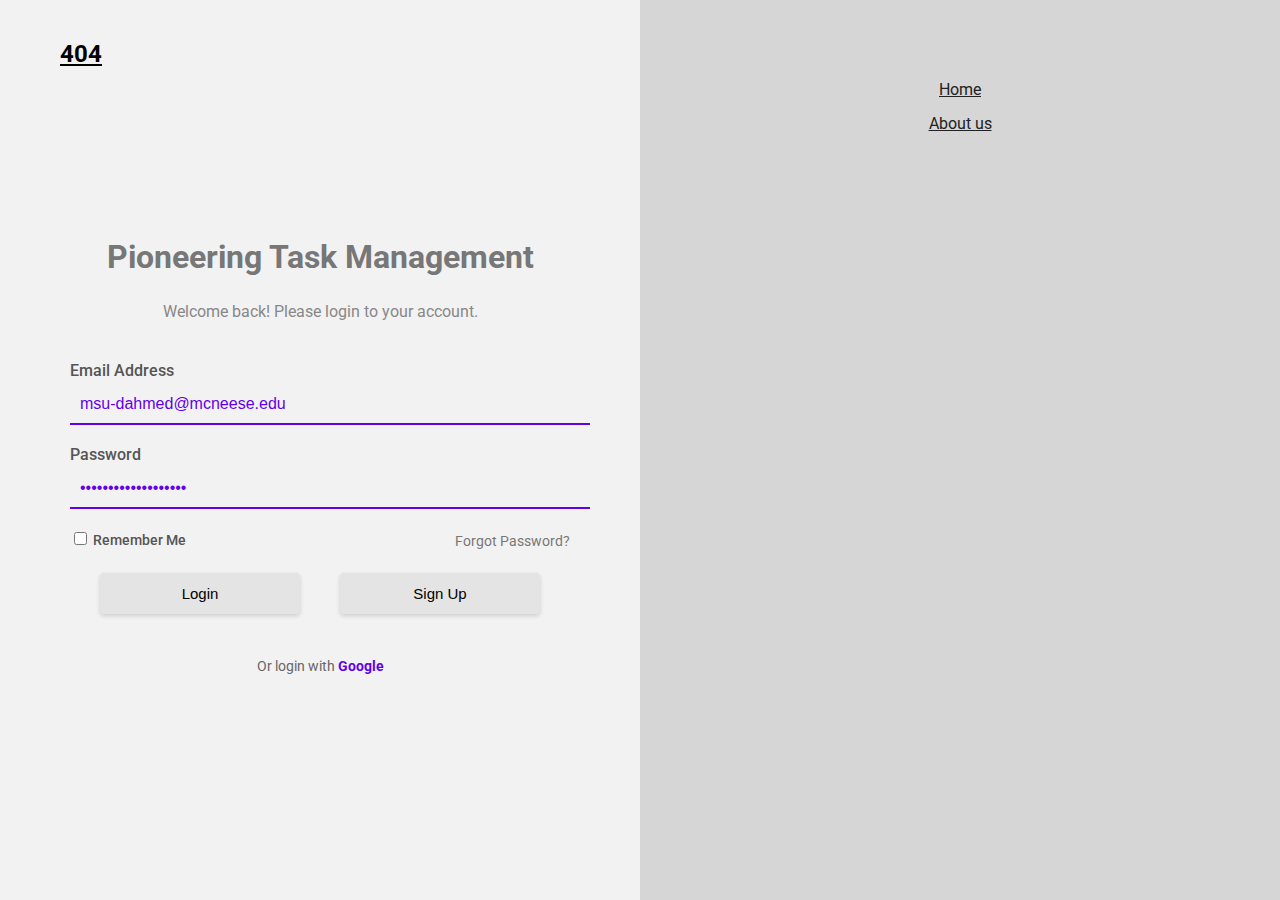
<file: index.html>
<!-- Daniel Ahmed CSCI 426 -->
<!DOCTYPE html>

<html lang="en">
<head>
<meta charset="utf-8"/>
<meta content="width=device-width, initial-scale=1.0" name="viewport"/>
<title>
   Login - Task Management
  </title>
<link href="style.css" rel="stylesheet"/>
<link href="https://fonts.googleapis.com/css2?family=Roboto:wght@400;500;700&amp;display=swap" rel="stylesheet"/>
</head>
<body>
<div class="container">
<div class="left-pane">
<div class="page-header">
     404
    </div>
<h2 class="title">
     Pioneering Task Management
    </h2>
<p class="subtitle">
     Welcome back! Please login to your account.
    </p>
<form id="loginForm">
<div class="form-group">
<label for="email">
       Email Address
      </label>
<input id="email" required="" type="email" value="msu-dahmed@mcneese.edu"/>
</div>
<div class="form-group">
<label for="password">
       Password
      </label>
<input id="password" required="" type="password" value="*******************"/>
</div>
<div class="form-footer">
<label>
<input type="checkbox"/>
       Remember Me
      </label>
<a class="forgot" href="#">
       Forgot Password?
      </a>
</div>
<div class="button-row">
<button onclick="window.location.href='dashboard.html'; return false;" type="submit">
       Login
      </button>
<button class="signup" onclick="window.location.href='signUp.html';" type="button">
       Sign Up
      </button>
</div>
<p class="or-text">
      Or login with
      <span class="google">
       Google
      </span>
</p>
</form>
</div>
<div class="right-pane">
<a href="#">
     Home
    </a>
<a href="#">
     About us
    </a>
</div>
<p>
</p>
</div>
<script src="script.js">
</script>
</body>
</html>
</file>
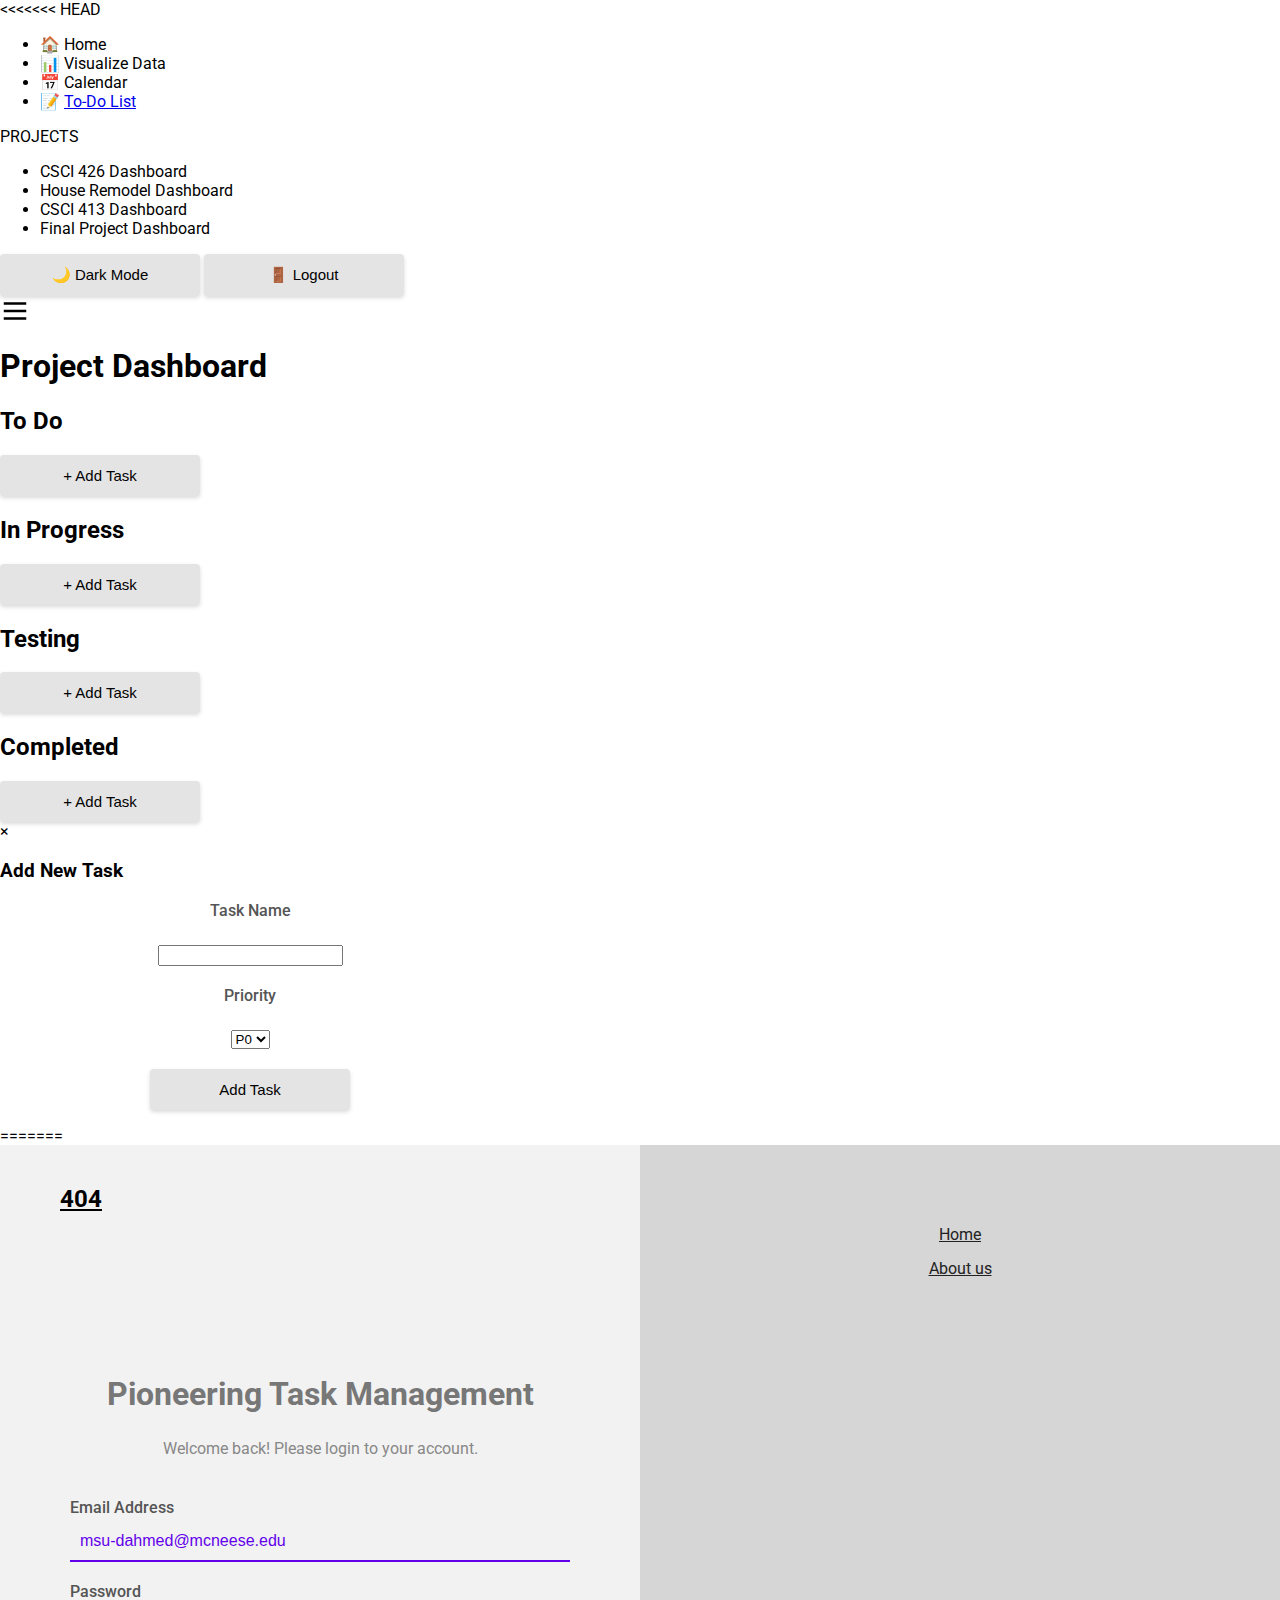
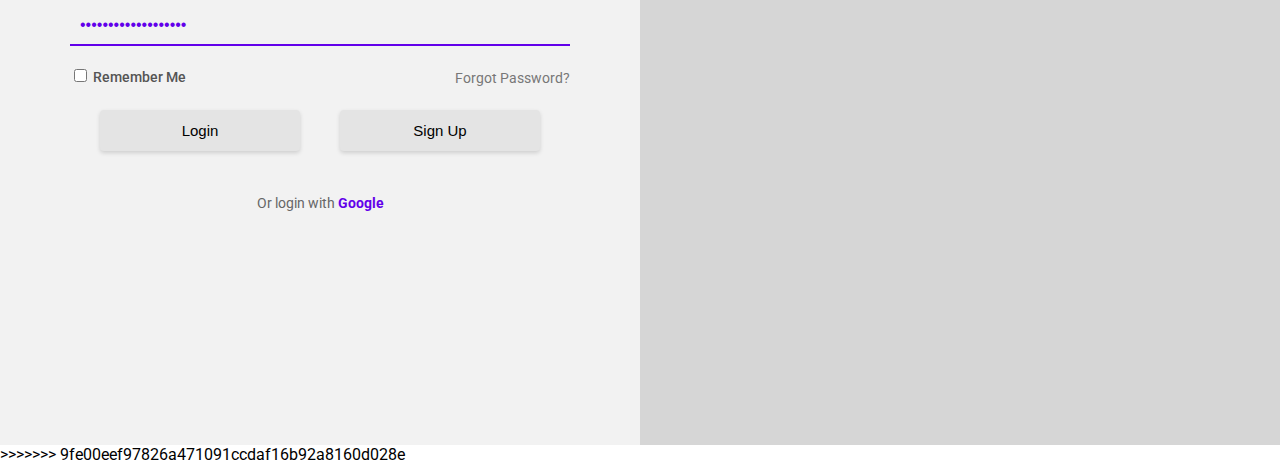
<file: dashboard.html>
<<<<<<< HEAD
<!DOCTYPE html>
<html lang="en">
<head>
  <meta charset="UTF-8" />
  <meta name="viewport" content="width=device-width, initial-scale=1.0"/>
  <title>Task Management Page</title>
  <link rel="stylesheet" href="style.css" />
</head>
<body>
    <div class="sidebar">
        <div class="sidebar-top">
          <nav>
            <ul class="main-nav">
              <li><span>🏠</span> Home</li>
              <li><span>📊</span> Visualize Data</li>
              <li><span>📅</span> Calendar</li>
              <li><span>📝</span> <a href="todo.html">To-Do List</a></li>
            </ul>
            <div class="projects">
              <p>PROJECTS</p>
              <ul>
                <li>CSCI 426 Dashboard</li>
                <li>House Remodel Dashboard</li>
                <li>CSCI 413 Dashboard</li>
                <li>Final Project Dashboard</li>
              </ul>
            </div>
          </nav>
        </div>
        
       <div class="sidebar-bottom">
        <button id="darkModeToggle" class="dark-mode-toggle">
            🌙 Dark Mode
          </button>

        <button class=""logout-button" onclick="handleLogout()">🚪 Logout</button>
       <!--<div class="settings">
          <span>⚙️</span> Settings
     </div>--> 
       </div> 
      </div>
      
  <main>

    <div class="hamburger" aria-label="Toggle menu">
        <svg width="30" height="30" viewBox="0 0 24 24" fill="none">
          <path d="M3 6h18M3 12h18M3 18h18" stroke="black" stroke-width="2"/>
        </svg>
      </div>
    <header>
      <h1>Project Dashboard</h1>
    </header>

    <section class="board">
      <div class="column" aria-label="To Do">
        <h2>To Do</h2>
        <div class="task-list" id="todo"></div>
        <button onclick="openForm('todo')">+ Add Task</button>
      </div>

      <div class="column" aria-label="In Progress">
        <h2>In Progress</h2>
        <div class="task-list" id="inprogress"></div>
        <button onclick="openForm('inprogress')">+ Add Task</button>
      </div>

      <div class="column" aria-label="Testing">
        <h2>Testing</h2>
        <div class="task-list" id="testing"></div>
        <button onclick="openForm('testing')">+ Add Task</button>
      </div>

      <div class="column" aria-label="Completed">
        <h2>Completed</h2>
        <div class="task-list" id="completed"></div>
        <button onclick="openForm('completed')">+ Add Task</button>
      </div>
    </section>
  </main>

  <div id="taskFormModal" class="modal" aria-hidden="true">
    <div class="modal-content">
      <span class="close" onclick="closeForm()">&times;</span>
      <h3>Add New Task</h3>
      <form id="taskForm" onsubmit="addTask(event)">
        <label for="taskName">Task Name</label>
        <input type="text" id="taskName" required />

        <label for="priority">Priority</label>
        <select id="priority" required>
          <option value="P0">P0</option>
          <option value="P1">P1</option>
          <option value="P2">P2</option>
        </select>

        <input type="hidden" id="targetColumn" />
        <button type="submit">Add Task</button>
      </form>
    </div>
  </div>

  <script src="script.js"></script>
</body>
=======
<!-- Daniel Ahmed CSCI 426 -->
<!DOCTYPE html>
<html lang="en">
 <head>
  <meta charset="utf-8"/>
  <meta content="width=device-width, initial-scale=1.0" name="viewport"/>
  <title>
   Login - Task Management
  </title>
  <link href="style.css" rel="stylesheet"/>
  <link href="https://fonts.googleapis.com/css2?family=Roboto:wght@400;500;700&amp;display=swap" rel="stylesheet"/>
 </head>
 <body>
  <div class="container">
   <div class="left-pane">
    <div class="page-header">
     404
    </div>
    <h2 class="title">
     Pioneering Task Management
    </h2>
    <p class="subtitle">
     Welcome back! Please login to your account.
    </p>
    <form id="loginForm">
     <div class="form-group">
      <label for="email">
       Email Address
      </label>
      <input id="email" required="" type="email" value="msu-dahmed@mcneese.edu"/>
     </div>
     <div class="form-group">
      <label for="password">
       Password
      </label>
      <input id="password" required="" type="password" value="*******************"/>
     </div>
     <div class="form-footer">
      <label>
       <input type="checkbox"/>
       Remember Me
      </label>
      <a class="forgot" href="#">
       Forgot Password?
      </a>
     </div>
     <div class="button-row">
      <button type="submit">
       Login
      </button>
      <button class="signup" onclick="window.location.href='signUp.html';" type="button">
       Sign Up
      </button>
     </div>
     <p class="or-text">
      Or login with
      <span class="google">
       Google
      </span>
     </p>
    </form>
   </div>
   <div class="right-pane">
    <a href="#">
     Home
    </a>
    <a href="#">
     About us
    </a>
   </div>
   <p>
    </a>
   </p>
  </div>
  <script src="script.js">
  </script>
 </body>
>>>>>>> 9fe00eef97826a471091ccdaf16b92a8160d028e
</html>
</file>
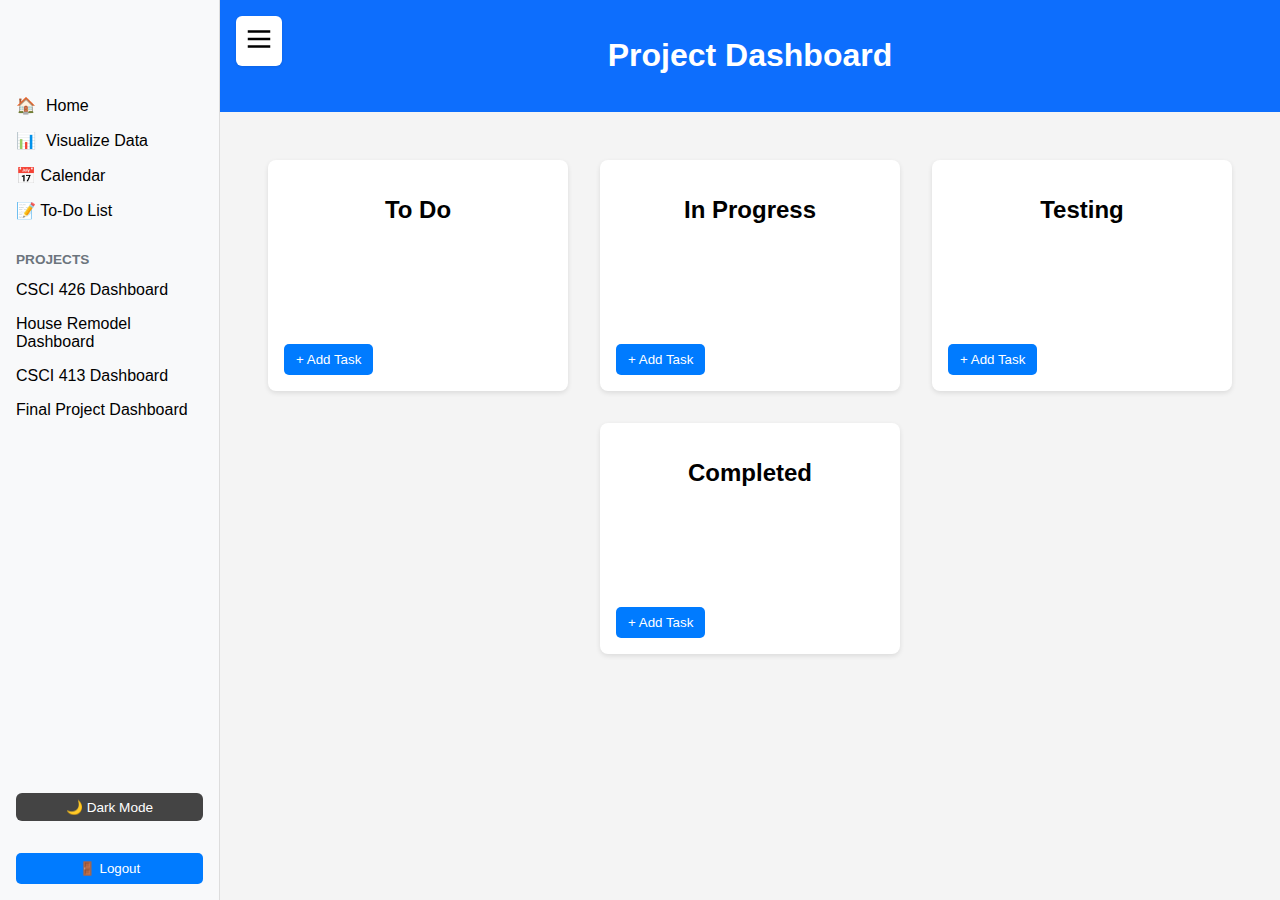
<file: davidindex.html>
<!DOCTYPE html>

<html lang="en">
<head>
<meta charset="utf-8"/>
<meta content="width=device-width, initial-scale=1.0" name="viewport"/>
<title>Task Management Page</title>
<link href="davidstyle.css" rel="stylesheet"/>
</head>
<body>
<div class="sidebar">
<div class="sidebar-top">
<nav>
<ul class="main-nav">
<li><span>🏠</span> Home</li>
<li><span>📊</span> Visualize Data</li>
<li><a href="Calendar.html">📅 Calendar</a></li>
<li><a href="To-Do list page.html">📝 To-Do List</a></li>
</ul>
<div class="projects">
<p>PROJECTS</p>
<ul>
<li>CSCI 426 Dashboard</li>
<li>House Remodel Dashboard</li>
<li>CSCI 413 Dashboard</li>
<li>Final Project Dashboard</li>
</ul>
</div>
</nav>
</div>
<div class="sidebar-bottom">
<button class="dark-mode-toggle" id="darkModeToggle">
            🌙 Dark Mode
          </button>
<button class="" logout-button"="" onclick="handleLogout()">🚪 Logout</button>
<!--<div class="settings">
          <span>⚙️</span> Settings
     </div>-->
</div>
</div>
<main>
<div aria-label="Toggle menu" class="hamburger">
<svg fill="none" height="30" viewbox="0 0 24 24" width="30">
<path d="M3 6h18M3 12h18M3 18h18" stroke="black" stroke-width="2"></path>
</svg>
</div>
<header>
<h1>Project Dashboard</h1>
</header>
<section class="board">
<div aria-label="To Do" class="column">
<h2>To Do</h2>
<div class="task-list" id="todo"></div>
<button onclick="openForm('todo')">+ Add Task</button>
</div>
<div aria-label="In Progress" class="column">
<h2>In Progress</h2>
<div class="task-list" id="inprogress"></div>
<button onclick="openForm('inprogress')">+ Add Task</button>
</div>
<div aria-label="Testing" class="column">
<h2>Testing</h2>
<div class="task-list" id="testing"></div>
<button onclick="openForm('testing')">+ Add Task</button>
</div>
<div aria-label="Completed" class="column">
<h2>Completed</h2>
<div class="task-list" id="completed"></div>
<button onclick="openForm('completed')">+ Add Task</button>
</div>
</section>
</main>
<div aria-hidden="true" class="modal" id="taskFormModal">
<div class="modal-content">
<span class="close" onclick="closeForm()">×</span>
<h3>Add New Task</h3>
<form id="taskForm" onsubmit="addTask(event)">
<label for="taskName">Task Name</label>
<input id="taskName" required="" type="text"/>
<label for="priority">Priority</label>
<select id="priority" required="">
<option value="P0">P0</option>
<option value="P1">P1</option>
<option value="P2">P2</option>
</select>
<input id="targetColumn" type="hidden"/>
<button type="submit">Add Task</button>
</form>
</div>
</div>
<script src="davidscript.js"></script>
</body>
</html>
</file>
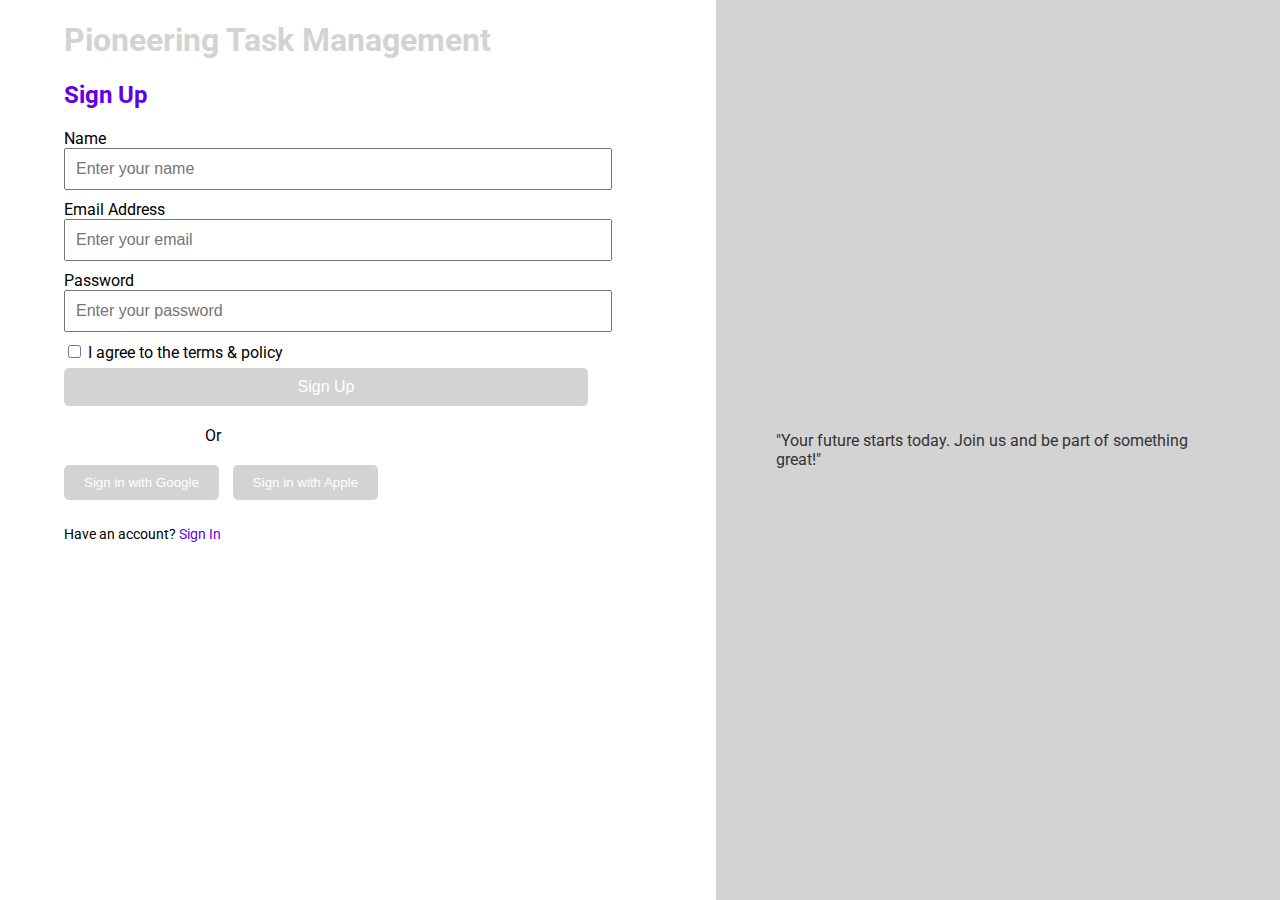
<file: signUp.html>
<!DOCTYPE html>
<html lang="en">
<head>
    <meta charset="UTF-8">
    <meta name="author" content="Dubem Akukwe" />
    <meta name="description" content="Sign up web page" />
    <meta name="keywords" content="web programming, HTML, CSS, JavaScript" />
    <meta name="viewport" content="width=device-width, initial-scale=1.0" />
    <title>Sign Up</title>
    <link href="https://fonts.googleapis.com/css2?family=Roboto&display=swap" rel="stylesheet">
    <link href="signUp.css" rel="stylesheet" type="text/css" />
</head>

<body>
    <div class="container">
        <div class="form-container">
            <h1>Pioneering Task Management</h1>
            <h2>Sign Up</h2>
            <form id="signup-form">
                <label for="name">Name</label>
                <input type="text" name="name" id="name" placeholder="Enter your name" required>

                <label for="email">Email Address</label>
                <input type="email" name="email" id="email" placeholder="Enter your email" required>

                <label for="password">Password</label>
                <input type="password" name="password" id="password" placeholder="Enter your password" required>

                <label for="terms">
                    <input type="checkbox" id="terms"> I agree to the terms & policy
                </label>

                <button type="submit" class="my-submit">Sign Up</button>
            </form>

            <div class="alternative-signup">
                <div class="or-container">
                    <span>Or</span>
                </div>

                <button class="google-signin">Sign in with Google</button>
                <button class="apple-signin">Sign in with Apple</button>
                <p>Have an account? <a href="index.html">Sign In</a></p>
            </div>
        </div>

        <div class="quote-container">
            <blockquote>
                "Your future starts today. Join us and be part of something great!"
            </blockquote>
        </div>
    </div>

    <script>
        document.getElementById("signup-form").addEventListener("submit", function(event){
            event.preventDefault();

            const name = document.getElementById("name").value;
            const email = document.getElementById("email").value;
            const password = document.getElementById("password").value;
            const terms = document.getElementById("terms").checked;

            if (name === "" || email === "" || password === "" || !terms) {
                alert("Please fill all the fields and agree to the terms and policy.");
                return;
            }

            const passwordRegex = /^(?=.*[A-Z])(?=.*\d)[A-Za-z\d]{8,}$/;
            if (!passwordRegex.test(password)) {
                alert("Password must be at least 8 characters long, include an uppercase letter, and contain at least one number.");
                return; //
            }

            alert("Thank you for signing up, " + name + "! You have successfully registered.");
            window.location.href = "index.html";
        });
    </script>

</body>
</html>
</file>
<file: style.css>
/* Daniel Ahmed CSCI 426 */
/* style.css */

body {
  margin: 0;
  font-family: 'Roboto', sans-serif;
}

.container {
  display: flex;
  min-height: 100vh;
}

.left-pane,
.right-pane {
  flex: 1;
  display: flex;
  flex-direction: column;
  padding: 60px;
}

.left-pane {
  justify-content: center;
  align-items: center;
  background-color: #f2f2f2;
  position: relative;
  text-align: center;
}

.page-header {
  position: absolute;
  top: 40px;
  left: 60px;
  font-size: 24px;
  font-weight: 700;
  text-decoration: underline;
  margin-bottom: 40px;
  text-align: left;
}

.title {
  font-size: 32px;
  font-weight: 700;
  color: #777;
  margin-bottom: 10px;
}

.subtitle {
  color: #888;
  margin-bottom: 40px;
  font-size: 16px;
}

form {
  width: 100%;
  max-width: 500px;
  display: flex;
  flex-direction: column;
  align-items: center;
  gap: 20px;
}

.form-group {
  width: 100%;
  display: flex;
  flex-direction: column;
  text-align: left;
}

label {
  font-weight: 500;
  margin-bottom: 5px;
  color: #555;
}

input[type="email"],
input[type="password"] {
  width: 100%;
  padding: 10px;
  border: none;
  border-bottom: 2px solid #6200ea;
  background-color: transparent;
  color: #6200ea;
  font-size: 16px;
}

.form-footer {
  width: 100%;
  display: flex;
  justify-content: space-between;
  align-items: center;
  font-size: 14px;
}

.forgot {
  text-decoration: none;
  color: #777;
}

.button-row {
  display: flex;
  justify-content: center;
  gap: 40px;
  margin-bottom: 10px;
}

button {
  width: 200px;
  padding: 12px 0;
  border: none;
  background-color: #e4e4e4;
  box-shadow: 0 2px 4px rgba(0,0,0,0.15);
  cursor: pointer;
  font-weight: 500;
  font-size: 15px;
  border-radius: 4px;
  transition: transform 0.1s ease;
}

button:hover {
  transform: translateY(-1px);
}

.signup {
  background-color: #e4e4e4;
}

.or-text {
  color: #666;
  font-size: 14px;
  text-align: center;
}

.google {
  color: #6200ea;
  font-weight: bold;
}

.right-pane {
  justify-content: flex-start;
  align-items: center;
  background-color: #d6d6d6;
  gap: 15px;
  padding-top: 80px;
}

.right-pane a {
  color: #222;
  text-decoration: underline;
  font-size: 16px;
  text-align: center;
  width: 100%;
}
</file>
<file: signUp.css>
html, body {
    height: 100%;
    margin: 0;
    font-family: 'Roboto', sans-serif;
}
  
.container {
    display: flex;
    height: 100vh;
}

input::placeholder {
    font: 1rem
} 
  
.form-container {
    flex: 1;
    box-sizing: border-box;
    margin-left: 5%;
    height: 100%;
    padding-right: 10%;

}

h1{
    color: #d3d3d3;
}

h2 {
color: #6200ea;
margin-bottom: 20px;
}

form {
display: flex;
flex-direction: column;
width: 100%;
}

form input, form button {
margin-bottom: 10px;
padding: 10px;
font-size: 16px;
}

input[type="text"], input[type="email"],
input[type="password"] {
  width: 100%;
  padding: 10px;
  color: #6200ea;
  font-size: 16px;
}

.my-submit{
background-color:#d3d3d3;
}

.my-submit:hover {
    background-color: #6200ea;
}

.or-container {
    margin-left: 25%;
    padding: 10px; 
}

button {
background-color: #d3d3d3;
color: white;
border: none;
cursor: pointer;
border-radius: 5px;
}

button:hover {
background-color: #6200ea;
}

.google-signin {
    border: none;
    padding: 10px 20px;
    border-radius: 5px;
    cursor: pointer;
}

.apple-signin {
    border: none;
    padding: 10px 20px;
    margin: 10px;
    border-radius: 5px;
    cursor: pointer;
}
  
.google-signin:hover,
.apple-signin:hover {
    background-color: #6200ea;
}

.alternative-signup p {
    margin-top: 16px;
    font-size: 14px;
}

.alternative-signup a {
    color: #6200ea;
    text-decoration: none;
}

.alternative-signup a:hover {
    text-decoration: underline;
} 

.quote-container {
flex: 1;
background-color: #d3d3d3;
display: flex;
justify-content: center;
align-items: center;
color: #333;
padding: 20px;
box-sizing: border-box;
}

.quote-container p {
font-size: 24px;
font-style: italic;
text-align: center;
}



/* Responsive */
@media screen and (max-width: 768px) {
    .container {
        flex-direction: column;
    }

    .form-container {
        width: 100%;
        padding: 20px;
        border: 10px;
    }

    form {
        width: 100%;
        max-width: 300px;
    }

    .alternative-signup {
        width: 100%;
        max-width: 300px;
    }

    .quote-container{
        box-sizing: none;
    }
}
</file>
<file: davidstyle.css>
/* ========== GLOBAL RESET ========== */
* {
  box-sizing: border-box;
}

/* ========== LAYOUT ========== */
body {
  font-family: Arial, sans-serif;
  margin: 0;
  padding: 0;
  background: #f4f4f4;
  display: flex;
}

/* ========== SIDEBAR ========== */
.sidebar {
  width: 220px;
  background-color: #f8f9fa;
  height: 100vh;
  padding: 1rem;
  display: flex;
  flex-direction: column;
  justify-content: space-between;
  border-right: 1px solid #ddd;
  position: fixed;
  left: 0;
  top: 0;
  transition: left 0.3s ease;
  z-index: 1000;
}

.sidebar-top {
  padding-top: 5rem;
}

.sidebar-bottom {
  margin-top: auto;
  display: flex;
  flex-direction: column;
  gap: 2rem;
}

.sidebar nav ul {
  list-style: none;
  padding: 0;
  margin: 0;
}

.main-nav li,
.projects ul li,
.settings {
  margin-bottom: 1rem;
  cursor: pointer;
  display: flex;
  align-items: center;
  gap: 10px;
  font-weight: 500;
}

.sidebar .projects p {
  margin-top: 2rem;
  font-size: 0.85rem;
  font-weight: bold;
  color: #6c757d;
}

.settings {
  font-size: 0.9rem;
  color: #6c757d;
}

.sidebar li:hover,
.settings:hover {
  color: #007bff;
  transition: 0.2s ease;
}

.sidebar a {
  text-decoration: none;
  color: inherit;
}

.sidebar a:hover {
  text-decoration: underline;
}

/* ===== HAMBURGER MENU ===== */
.hamburger {
  display: block;
  cursor: pointer;
  padding: 0.5rem;
  background: white;
  border-radius: 6px;
  box-shadow: 0 1px 3px rgba(0, 0, 0, 0.1);
  position: absolute;
  top: 1rem;
  left: 1rem;
  z-index: 1001;
}

.sidebar.hidden {
  left: -250px;
}

/* ========== MAIN CONTENT ========== */
main {
  margin-left: 220px;
  flex: 1;
  transition: margin-left 0.3s ease;
  position: relative;
}

main.full-width {
  margin-left: 0;
}

/* ========== HEADER ========== */
header {
  background-color: #0d6efd;
  color: white;
  padding: 1rem;
  text-align: center;
}

/* ========== BOARD + COLUMNS ========== */
.board {
  display: flex;
  justify-content: space-around;
  padding: 2rem;
  flex-wrap: wrap;
}

.column {
  background: white;
  border-radius: 8px;
  padding: 1rem;
  margin: 1rem;
  flex: 1;
  min-width: 250px;
  max-width: 300px;
  box-shadow: 0 2px 5px rgba(0, 0, 0, 0.1);
}

.column h2 {
  text-align: center;
}

/* ========== TASKS ========== */
.task-list {
  min-height: 100px;
}

.task-card {
  background-color: #e9ecef;
  padding: 10px;
  border-radius: 5px;
  margin-bottom: 10px;
  display: flex;
  justify-content: space-between;
  align-items: center;
  cursor: grab;
}

.delete-task {
  background: none;
  border: none;
  color: #dc3545;
  font-size: 1rem;
  margin-left: 10px;
  cursor: pointer;
}

.delete-task:hover {
  color: #ff4c4c;
}

.priority {
  padding: 3px 8px;
  border-radius: 4px;
  font-size: 0.8em;
  color: white;
}

.P0 {
  background-color: #dc3545;
}

.P1 {
  background-color: #ffc107;
  color: black;
}

.P2 {
  background-color: #28a745;
}

/* ========== BUTTON ========== */
button {
  background-color: #007bff;
  color: white;
  border: none;
  padding: 8px 12px;
  border-radius: 5px;
  cursor: pointer;
}

button:hover {
  background-color: #0056b3;
}

/* ========== MODAL ========== */
.modal {
  display: none;
  position: fixed;
  top: 0; left: 0;
  width: 100%; height: 100%;
  background: rgba(0,0,0,0.5);
  justify-content: center;
  align-items: center;
}

.modal-content {
  background: white;
  padding: 20px;
  border-radius: 8px;
  width: 300px;
}

.close {
  float: right;
  font-size: 1.2rem;
  cursor: pointer;
}

/* ========== DARK MODE ========== */
body.dark-mode {
  background-color: #121212;
  color: #f1f1f1;
}

body.dark-mode .sidebar {
  background-color: #1e1e1e;
  border-right: 1px solid #333;
}

body.dark-mode main {
  background-color: #1c1c1c;
}

body.dark-mode header {
  background-color: #16363b;
  color: white;
}

body.dark-mode .column {
  background-color: #0c4042;
}

body.dark-mode .column h2 {
  color: #000;
}

body.dark-mode .task-card {
  background-color: #2a2a2a;
  color: #fff;
}

body.dark-mode .delete-task {
  color: #ff6b6b;
}

body.dark-mode .delete-task:hover {
  color: #ff4c4c;
}

body.dark-mode .priority.P1 {
  color: black;
}

body.dark-mode .modal-content {
  background-color: #16363b;
  color: #f1f1f1;
  border: 1px solid #333;
}

body.dark-mode .modal-content input,
body.dark-mode .modal-content select {
  background-color: #2a2a2a;
  color: #fff;
  border: 1px solid #555;
}

body.dark-mode .modal-content input::placeholder {
  color: #aaa;
}

body.dark-mode .modal-content label {
  color: #ccc;
}

body.dark-mode .close {
  color: #f1f1f1;
}

body.dark-mode .dark-mode-toggle {
  background-color: #333;
  color: #fff;
}

/* ========== DARK MODE TOGGLE BUTTON ========== */
.dark-mode-toggle {
  background-color: #444;
  color: white;
  border: none;
  padding: 6px 12px;
  border-radius: 6px;
  cursor: pointer;
  font-size: 0.85rem;
  display: flex;
  align-items: center;
  gap: 6px;
  width: 100%;
  justify-content: center;
}

.dark-mode-toggle:hover {
  background-color: #666;
}

/* ========== RESPONSIVE ========== */
@media (max-width: 768px) {
  .hamburger {
    display: block;
  }

  .sidebar {
    left: -100%;
    width: 220px;
    position: fixed;
    height: 100vh;
    border-right: 1px solid #ddd;
  }

  .sidebar.active {
    left: 0;
  }

  main {
    margin-left: 0;
  }

  .board {
    flex-direction: column;
    align-items: center;
  }
}


.logout-button {
    background-color: #dc3545;
    color: white;
    border: none;
    padding: 6px 12px;
    border-radius: 6px;
    cursor: pointer;
    font-size: 0.85rem;
    display: flex;
    align-items: center;
    justify-content: center;
    gap: 6px;
    width: 100%;
  }
  
  .logout-button:hover {
    background-color: #bb2d3b;
  }
  
  body.dark-mode .logout-button {
    background-color: #ff6b6b;
    color: #000;
  }
</file>
